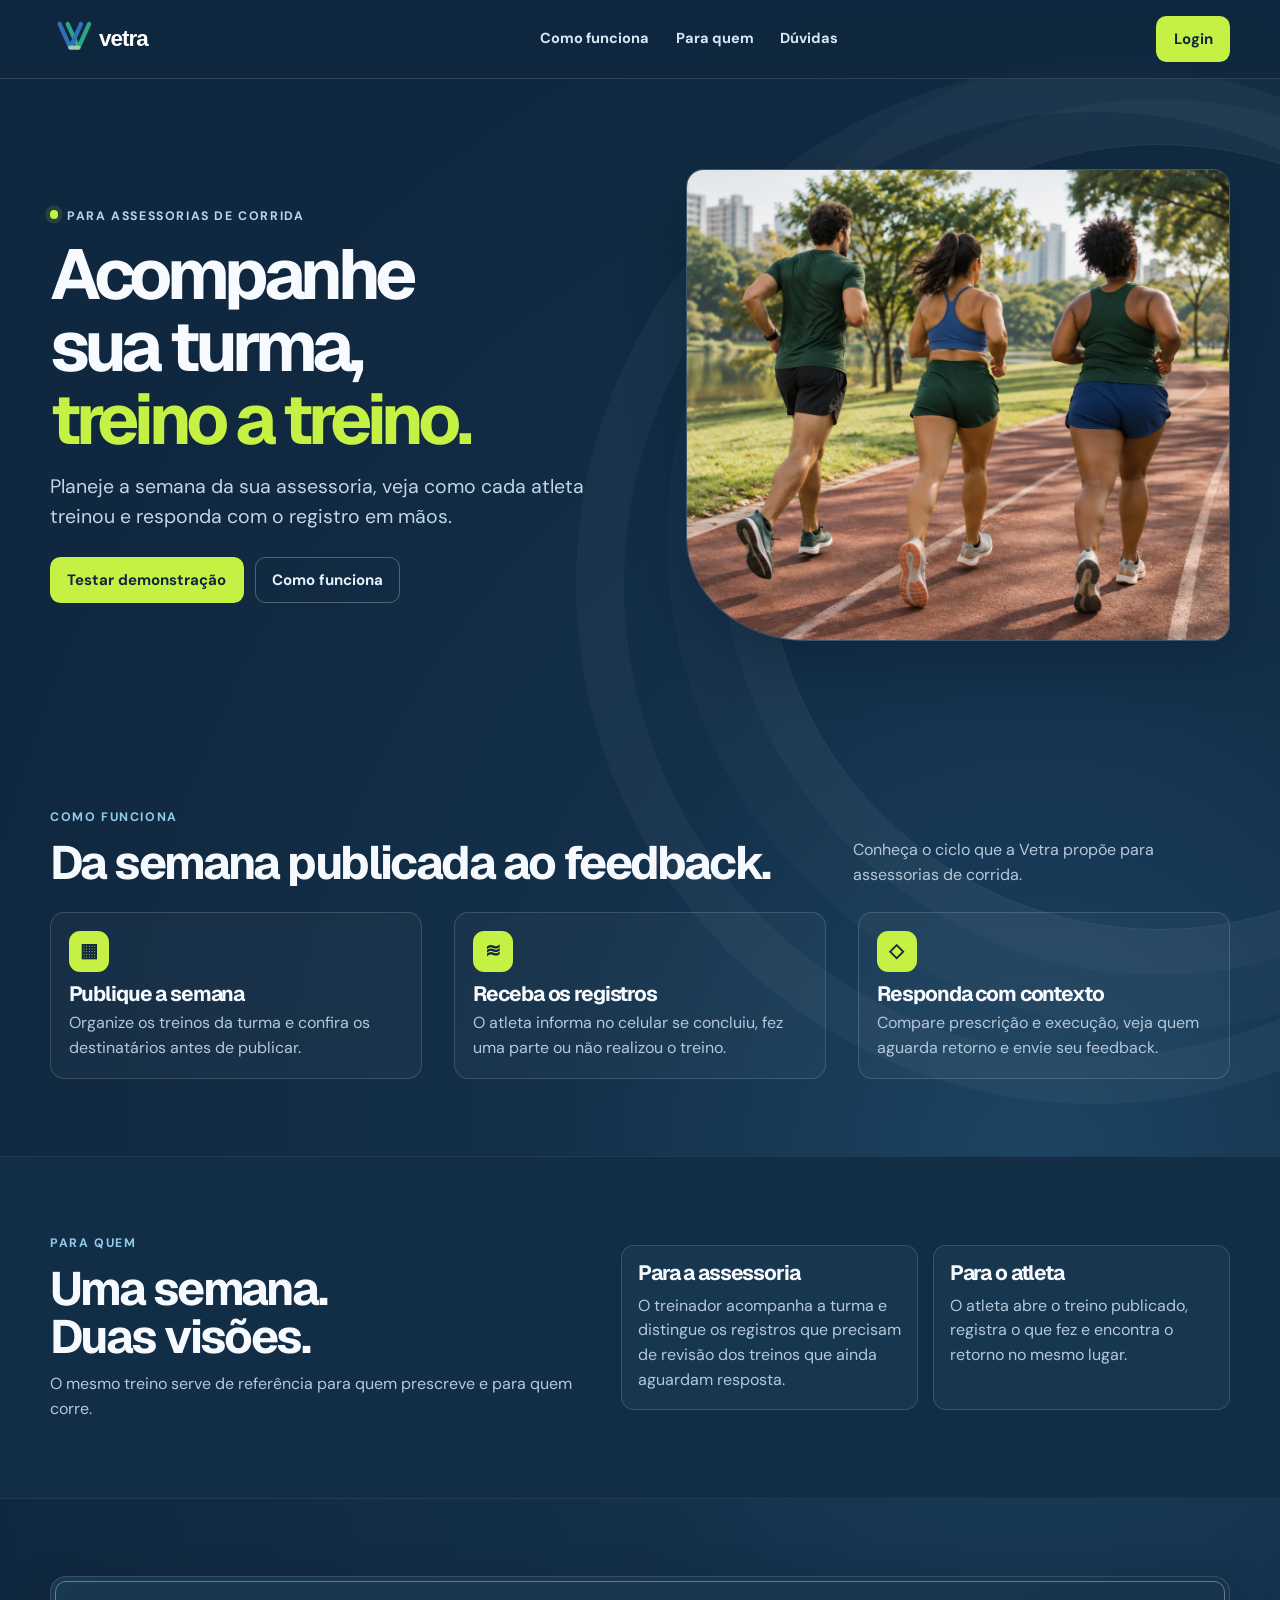
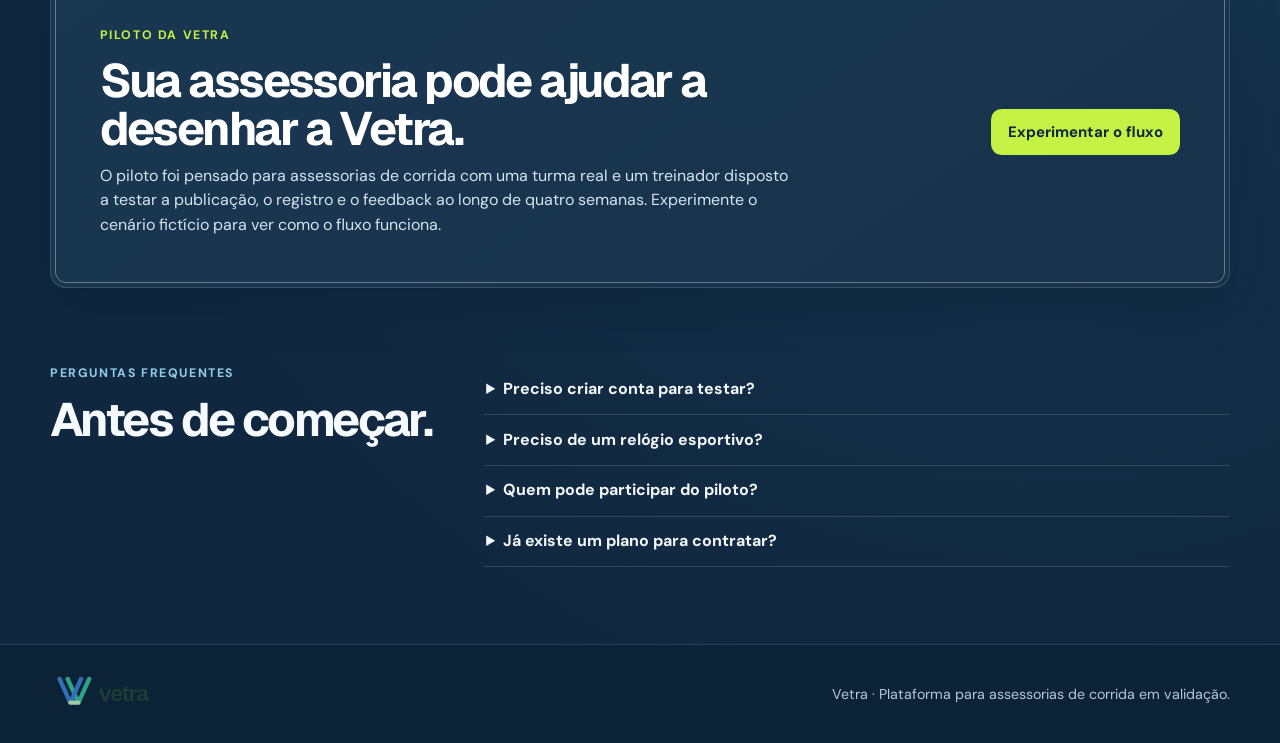
<file: index.html>
<!doctype html>
<html lang="pt-BR"><head><meta charset="utf-8"><meta name="viewport" content="width=device-width, initial-scale=1"><meta name="theme-color" content="#10283F">
<title>Vetra — Treino com direção</title><meta name="description" content="A Vetra conecta a semana que você planeja ao que cada atleta conta depois de correr. Veja quem precisa de retorno e responda com o treino em mãos."><link rel="icon" href="/marketing/assets/vetra-simbolo-salvia.svg">
<link rel="stylesheet" href="/marketing/assets/fonts.css"><link rel="stylesheet" href="/marketing/site.css"><link rel="stylesheet" href="/marketing/assets/identidade-vetra.css"><link rel="stylesheet" href="/marketing/redesign.css"><link rel="stylesheet" href="/marketing/assets/home-dark.css"><script defer src="/marketing/site.js"></script></head>
<body class="turma design-salvia home-dark"><a class="skip" href="#main">Ir para o conteúdo</a><header class="page-header"><div class="wrap topbar"><a class="home-logo" href="/" aria-label="Vetra · início"><img class="brand-logo" src="/marketing/assets/vetra-logo-salvia-escuro.svg" width="172" height="43" alt="Vetra"></a><nav aria-label="Seções"><a href="#como-funciona">Como funciona</a><a href="#para-quem">Para quem</a><a href="#duvidas">Dúvidas</a></nav><a href="/app.html#login" class="button primary header-login">Login</a></div></header>
<main id="main"><section class="wrap hero-salvia"><div class="hero-copy"><p class="eyebrow">Para assessorias de corrida</p><h1>Acompanhe sua turma, <em>treino a treino.</em></h1><p class="intro">Planeje a semana da sua assessoria, veja como cada atleta treinou e responda com o registro em mãos.</p><div class="actions"><button type="button" class="button primary" data-open-demo>Testar demonstração</button><a class="button secondary" href="#como-funciona">Como funciona</a></div></div><figure class="art-salvia"><img src="/marketing/assets/corredores-grupo.webp" width="1536" height="1024" fetchpriority="high" alt="Grupo de corredores vistos de costas durante um treino em pista ao ar livre"></figure></section><section id="como-funciona" class="section flow wrap">
  <div class="section-top"><div><p class="eyebrow">Como funciona</p><h2>Da semana publicada ao feedback.</h2></div><p>Conheça o ciclo que a Vetra propõe para assessorias de corrida.</p></div>
  <div class="flow-grid">
    <article><span class="flow-icon" aria-hidden="true">▦</span><h3>Publique a semana</h3><p>Organize os treinos da turma e confira os destinatários antes de publicar.</p></article>
    <article><span class="flow-icon" aria-hidden="true">≋</span><h3>Receba os registros</h3><p>O atleta informa no celular se concluiu, fez uma parte ou não realizou o treino.</p></article>
    <article><span class="flow-icon" aria-hidden="true">◇</span><h3>Responda com contexto</h3><p>Compare prescrição e execução, veja quem aguarda retorno e envie seu feedback.</p></article>
  </div></section><section class="roles-section" id="para-quem"><div class="wrap section roles"><div><p class="eyebrow">Para quem</p><h2>Uma semana.<br>Duas visões.</h2><p>O mesmo treino serve de referência para quem prescreve e para quem corre.</p></div><div class="roles-grid"><article><h3>Para a assessoria</h3><p>O treinador acompanha a turma e distingue os registros que precisam de revisão dos treinos que ainda aguardam resposta.</p></article><article><h3>Para o atleta</h3><p>O atleta abre o treino publicado, registra o que fez e encontra o retorno no mesmo lugar.</p></article></div></div></section><section class="section wrap" id="piloto"><div class="pilot"><div><p class="eyebrow">Piloto da Vetra</p><h2>Sua assessoria pode ajudar a desenhar a Vetra.</h2><p>O piloto foi pensado para assessorias de corrida com uma turma real e um treinador disposto a testar a publicação, o registro e o feedback ao longo de quatro semanas. Experimente o cenário fictício para ver como o fluxo funciona.</p></div><button type="button" class="button primary " data-open-demo>Experimentar o fluxo</button></div></section><section class="section faq wrap" id="duvidas"><div><p class="eyebrow">Perguntas frequentes</p><h2>Antes de começar.</h2></div><div class="faq-list">
<details><summary>Preciso criar conta para testar?</summary><p>A demonstração desta página abre no navegador, com dados fictícios e sem cadastro. Você pode recomeçar sempre que quiser.</p></details>
<details><summary>Preciso de um relógio esportivo?</summary><p>Na demonstração, o atleta registra a execução manualmente. Na plataforma, ele pode conectar sua conta Strava para sincronizar atividades.</p></details>
<details><summary>Quem pode participar do piloto?</summary><p>O público inicial são assessorias de corrida de rua. O teste com turmas reais depende de seleção e configuração com a assessoria.</p></details>
<details><summary>Já existe um plano para contratar?</summary><p>A Vetra está na fase de demonstração e validação. O preço e as condições de contratação serão definidos após os testes.</p></details>
</div></section></main>
<footer class="page-footer"><div class="wrap"><a class="home-logo" href="/" aria-label="Vetra · voltar ao início"><img class="brand-logo" src="/marketing/assets/vetra-logo-salvia.svg" width="172" height="43" alt="Vetra"></a><p>Vetra · Plataforma para assessorias de corrida em validação.</p></div></footer><dialog class="demo-dialog" id="demo" aria-labelledby="demo-title"><div class="demo-content"><button type="button" class="close" data-close-demo aria-label="Fechar demonstração">×</button><p class="eyebrow">Demonstração · Dados fictícios</p><h2 id="demo-title" tabindex="-1">Da publicação ao feedback</h2><div id="demo-stage"></div><p id="demo-announcement" class="visually-hidden" role="status"></p></div></dialog><script>if (location.hash.startsWith("#convite=") || ["dashboard","administration","athletes","workouts","calendar","feedback","reports","integrations","profile","settings","login","signup"].includes(location.hash.slice(1))) location.replace("/app.html" + location.search + location.hash);</script></body></html>
</file>
<file: marketing/assets/fonts.css>
@font-face {
  font-family: 'DM Sans';
  font-style: normal;
  font-weight: 400;
  font-display: swap;
  src: url(fonte-1.woff2) format('woff2');
  unicode-range: U+0100-02BA, U+02BD-02C5, U+02C7-02CC, U+02CE-02D7, U+02DD-02FF, U+0304, U+0308, U+0329, U+1D00-1DBF, U+1E00-1E9F, U+1EF2-1EFF, U+2020, U+20A0-20AB, U+20AD-20C4, U+2113, U+2C60-2C7F, U+A720-A7FF;
}
@font-face {
  font-family: 'DM Sans';
  font-style: normal;
  font-weight: 400;
  font-display: swap;
  src: url(fonte-2.woff2) format('woff2');
  unicode-range: U+0000-00FF, U+0131, U+0152-0153, U+02BB-02BC, U+02C6, U+02DA, U+02DC, U+0304, U+0308, U+0329, U+2000-206F, U+20AC, U+2122, U+2191, U+2193, U+2212, U+2215, U+FEFF, U+FFFD;
}
@font-face {
  font-family: 'DM Sans';
  font-style: normal;
  font-weight: 500;
  font-display: swap;
  src: url(fonte-1.woff2) format('woff2');
  unicode-range: U+0100-02BA, U+02BD-02C5, U+02C7-02CC, U+02CE-02D7, U+02DD-02FF, U+0304, U+0308, U+0329, U+1D00-1DBF, U+1E00-1E9F, U+1EF2-1EFF, U+2020, U+20A0-20AB, U+20AD-20C4, U+2113, U+2C60-2C7F, U+A720-A7FF;
}
@font-face {
  font-family: 'DM Sans';
  font-style: normal;
  font-weight: 500;
  font-display: swap;
  src: url(fonte-2.woff2) format('woff2');
  unicode-range: U+0000-00FF, U+0131, U+0152-0153, U+02BB-02BC, U+02C6, U+02DA, U+02DC, U+0304, U+0308, U+0329, U+2000-206F, U+20AC, U+2122, U+2191, U+2193, U+2212, U+2215, U+FEFF, U+FFFD;
}
@font-face {
  font-family: 'DM Sans';
  font-style: normal;
  font-weight: 600;
  font-display: swap;
  src: url(fonte-1.woff2) format('woff2');
  unicode-range: U+0100-02BA, U+02BD-02C5, U+02C7-02CC, U+02CE-02D7, U+02DD-02FF, U+0304, U+0308, U+0329, U+1D00-1DBF, U+1E00-1E9F, U+1EF2-1EFF, U+2020, U+20A0-20AB, U+20AD-20C4, U+2113, U+2C60-2C7F, U+A720-A7FF;
}
@font-face {
  font-family: 'DM Sans';
  font-style: normal;
  font-weight: 600;
  font-display: swap;
  src: url(fonte-2.woff2) format('woff2');
  unicode-range: U+0000-00FF, U+0131, U+0152-0153, U+02BB-02BC, U+02C6, U+02DA, U+02DC, U+0304, U+0308, U+0329, U+2000-206F, U+20AC, U+2122, U+2191, U+2193, U+2212, U+2215, U+FEFF, U+FFFD;
}
@font-face {
  font-family: 'DM Sans';
  font-style: normal;
  font-weight: 700;
  font-display: swap;
  src: url(fonte-1.woff2) format('woff2');
  unicode-range: U+0100-02BA, U+02BD-02C5, U+02C7-02CC, U+02CE-02D7, U+02DD-02FF, U+0304, U+0308, U+0329, U+1D00-1DBF, U+1E00-1E9F, U+1EF2-1EFF, U+2020, U+20A0-20AB, U+20AD-20C4, U+2113, U+2C60-2C7F, U+A720-A7FF;
}
@font-face {
  font-family: 'DM Sans';
  font-style: normal;
  font-weight: 700;
  font-display: swap;
  src: url(fonte-2.woff2) format('woff2');
  unicode-range: U+0000-00FF, U+0131, U+0152-0153, U+02BB-02BC, U+02C6, U+02DA, U+02DC, U+0304, U+0308, U+0329, U+2000-206F, U+20AC, U+2122, U+2191, U+2193, U+2212, U+2215, U+FEFF, U+FFFD;
}
@font-face {
  font-family: 'Fraunces';
  font-style: normal;
  font-weight: 500;
  font-display: swap;
  src: url(fonte-3.woff2) format('woff2');
  unicode-range: U+0100-02BA, U+02BD-02C5, U+02C7-02CC, U+02CE-02D7, U+02DD-02FF, U+0304, U+0308, U+0329, U+1D00-1DBF, U+1E00-1E9F, U+1EF2-1EFF, U+2020, U+20A0-20AB, U+20AD-20C4, U+2113, U+2C60-2C7F, U+A720-A7FF;
}
@font-face {
  font-family: 'Fraunces';
  font-style: normal;
  font-weight: 500;
  font-display: swap;
  src: url(fonte-4.woff2) format('woff2');
  unicode-range: U+0000-00FF, U+0131, U+0152-0153, U+02BB-02BC, U+02C6, U+02DA, U+02DC, U+0304, U+0308, U+0329, U+2000-206F, U+20AC, U+2122, U+2191, U+2193, U+2212, U+2215, U+FEFF, U+FFFD;
}
@font-face {
  font-family: 'Fraunces';
  font-style: normal;
  font-weight: 600;
  font-display: swap;
  src: url(fonte-3.woff2) format('woff2');
  unicode-range: U+0100-02BA, U+02BD-02C5, U+02C7-02CC, U+02CE-02D7, U+02DD-02FF, U+0304, U+0308, U+0329, U+1D00-1DBF, U+1E00-1E9F, U+1EF2-1EFF, U+2020, U+20A0-20AB, U+20AD-20C4, U+2113, U+2C60-2C7F, U+A720-A7FF;
}
@font-face {
  font-family: 'Fraunces';
  font-style: normal;
  font-weight: 600;
  font-display: swap;
  src: url(fonte-4.woff2) format('woff2');
  unicode-range: U+0000-00FF, U+0131, U+0152-0153, U+02BB-02BC, U+02C6, U+02DA, U+02DC, U+0304, U+0308, U+0329, U+2000-206F, U+20AC, U+2122, U+2191, U+2193, U+2212, U+2215, U+FEFF, U+FFFD;
}
@font-face {
  font-family: 'Geist';
  font-style: normal;
  font-weight: 400;
  font-display: swap;
  src: url(fonte-5.woff2) format('woff2');
  unicode-range: U+0100-02BA, U+02BD-02C5, U+02C7-02CC, U+02CE-02D7, U+02DD-02FF, U+0304, U+0308, U+0329, U+1D00-1DBF, U+1E00-1E9F, U+1EF2-1EFF, U+2020, U+20A0-20AB, U+20AD-20C4, U+2113, U+2C60-2C7F, U+A720-A7FF;
}
@font-face {
  font-family: 'Geist';
  font-style: normal;
  font-weight: 400;
  font-display: swap;
  src: url(fonte-6.woff2) format('woff2');
  unicode-range: U+0000-00FF, U+0131, U+0152-0153, U+02BB-02BC, U+02C6, U+02DA, U+02DC, U+0304, U+0308, U+0329, U+2000-206F, U+20AC, U+2122, U+2191, U+2193, U+2212, U+2215, U+FEFF, U+FFFD;
}
@font-face {
  font-family: 'Geist';
  font-style: normal;
  font-weight: 500;
  font-display: swap;
  src: url(fonte-5.woff2) format('woff2');
  unicode-range: U+0100-02BA, U+02BD-02C5, U+02C7-02CC, U+02CE-02D7, U+02DD-02FF, U+0304, U+0308, U+0329, U+1D00-1DBF, U+1E00-1E9F, U+1EF2-1EFF, U+2020, U+20A0-20AB, U+20AD-20C4, U+2113, U+2C60-2C7F, U+A720-A7FF;
}
@font-face {
  font-family: 'Geist';
  font-style: normal;
  font-weight: 500;
  font-display: swap;
  src: url(fonte-6.woff2) format('woff2');
  unicode-range: U+0000-00FF, U+0131, U+0152-0153, U+02BB-02BC, U+02C6, U+02DA, U+02DC, U+0304, U+0308, U+0329, U+2000-206F, U+20AC, U+2122, U+2191, U+2193, U+2212, U+2215, U+FEFF, U+FFFD;
}
@font-face {
  font-family: 'Geist';
  font-style: normal;
  font-weight: 600;
  font-display: swap;
  src: url(fonte-5.woff2) format('woff2');
  unicode-range: U+0100-02BA, U+02BD-02C5, U+02C7-02CC, U+02CE-02D7, U+02DD-02FF, U+0304, U+0308, U+0329, U+1D00-1DBF, U+1E00-1E9F, U+1EF2-1EFF, U+2020, U+20A0-20AB, U+20AD-20C4, U+2113, U+2C60-2C7F, U+A720-A7FF;
}
@font-face {
  font-family: 'Geist';
  font-style: normal;
  font-weight: 600;
  font-display: swap;
  src: url(fonte-6.woff2) format('woff2');
  unicode-range: U+0000-00FF, U+0131, U+0152-0153, U+02BB-02BC, U+02C6, U+02DA, U+02DC, U+0304, U+0308, U+0329, U+2000-206F, U+20AC, U+2122, U+2191, U+2193, U+2212, U+2215, U+FEFF, U+FFFD;
}
@font-face {
  font-family: 'Geist';
  font-style: normal;
  font-weight: 700;
  font-display: swap;
  src: url(fonte-5.woff2) format('woff2');
  unicode-range: U+0100-02BA, U+02BD-02C5, U+02C7-02CC, U+02CE-02D7, U+02DD-02FF, U+0304, U+0308, U+0329, U+1D00-1DBF, U+1E00-1E9F, U+1EF2-1EFF, U+2020, U+20A0-20AB, U+20AD-20C4, U+2113, U+2C60-2C7F, U+A720-A7FF;
}
@font-face {
  font-family: 'Geist';
  font-style: normal;
  font-weight: 700;
  font-display: swap;
  src: url(fonte-6.woff2) format('woff2');
  unicode-range: U+0000-00FF, U+0131, U+0152-0153, U+02BB-02BC, U+02C6, U+02DA, U+02DC, U+0304, U+0308, U+0329, U+2000-206F, U+20AC, U+2122, U+2191, U+2193, U+2212, U+2215, U+FEFF, U+FFFD;
}
@font-face {
  font-family: 'Geist';
  font-style: normal;
  font-weight: 800;
  font-display: swap;
  src: url(fonte-5.woff2) format('woff2');
  unicode-range: U+0100-02BA, U+02BD-02C5, U+02C7-02CC, U+02CE-02D7, U+02DD-02FF, U+0304, U+0308, U+0329, U+1D00-1DBF, U+1E00-1E9F, U+1EF2-1EFF, U+2020, U+20A0-20AB, U+20AD-20C4, U+2113, U+2C60-2C7F, U+A720-A7FF;
}
@font-face {
  font-family: 'Geist';
  font-style: normal;
  font-weight: 800;
  font-display: swap;
  src: url(fonte-6.woff2) format('woff2');
  unicode-range: U+0000-00FF, U+0131, U+0152-0153, U+02BB-02BC, U+02C6, U+02DA, U+02DC, U+0304, U+0308, U+0329, U+2000-206F, U+20AC, U+2122, U+2191, U+2193, U+2212, U+2215, U+FEFF, U+FFFD;
}
</file>
<file: marketing/site.css>
*{box-sizing:border-box}
:root{font-family:Geist,"Segoe UI",sans-serif;color:#16271d;font-size:100%;scroll-behavior:smooth}
body{margin:0;background:var(--page);color:var(--ink);font:400 1rem/1.55 var(--body,Geist,"Segoe UI",sans-serif)}
h1,h2,h3,p{margin:0}
h1,h2,h3{font-family:var(--display,Geist,"Segoe UI",sans-serif);line-height:1.04;letter-spacing:-.055em}
p + p{margin-top:.65rem}
a{color:inherit;text-underline-offset:.2em}
button,select,input,textarea{font:inherit}
button,summary{cursor:pointer}
img{display:block;max-width:100%}
:focus-visible{outline:3px solid var(--focus,#1e58ad);outline-offset:4px}
.visually-hidden,.skip:not(:focus){position:absolute;width:1px;height:1px;overflow:hidden;clip-path:inset(50%);white-space:nowrap}
.skip{position:absolute;left:1rem;top:.4rem;background:white;padding:.65rem;z-index:8}
.wrap{width:min(1180px,100% - 3.75rem);margin-inline:auto}
.produto{--page:#f8faf4;--ink:#16271d;--muted:#486050;--strong:#203a2c;--highlight:#d8f875;--button-text:#172b1c;--soft:#e7eedf;--line:#d3ddce;--focus:#195d46}
.turma{--page:#fcf6ef;--ink:#1c2b25;--muted:#4b5e53;--strong:#193a31;--highlight:#f2bb8f;--button-text:#28271e;--soft:#e9ede3;--line:#e3d8ca;--focus:#904317;--display:Fraunces,Georgia,serif;--body:"DM Sans","Segoe UI",sans-serif}
.rotina{--page:#f4f5ff;--ink:#161d3c;--muted:#4f5672;--strong:#253997;--highlight:#253997;--button-text:#fff;--soft:#dde4ff;--line:#d6daed;--focus:#334bd0;--body:"DM Sans","Segoe UI",sans-serif}
.studio{--page:#f5f7ef;--ink:#16271d;--muted:#495e51;--strong:#203a2c;--highlight:#d8f875;--button-text:#172b1c;--soft:#e7eedf;--line:#d3ddce}
.brand{display:inline-flex;align-items:center;gap:.5rem;font:800 2.04rem/.9 Geist,"Segoe UI",sans-serif;letter-spacing:-.09em}
.home-logo{text-decoration:none;display:flex;align-items:center;min-height:44px;width:fit-content}
.page-header,.studio-header{background:var(--page);border-bottom:1px solid var(--line)}
.page-header .topbar,.studio-header .wrap{min-height:78px;display:flex;gap:1.2rem;align-items:center;justify-content:space-between}
.topbar nav,.studio-header nav{display:flex;align-items:center;gap:1.65rem}
.topbar nav a,.studio-header nav a{text-decoration:none;font-size:.91rem;font-weight:650;min-height:44px;display:flex;align-items:center}
.topbar nav a:hover,.studio-header nav a:hover{text-decoration:underline}
.button{min-height:46px;border:1px solid transparent;border-radius:.56rem;padding:.67rem 1.02rem;text-align:center;line-height:1.23;font-weight:750;font-size:.94rem;display:inline-flex;align-items:center;justify-content:center;text-decoration:none;width:fit-content}
.primary{background:var(--highlight);color:var(--button-text)}
.primary:hover{filter:brightness(.94)}
.secondary{color:var(--ink);border-color:var(--line);background:transparent}
.secondary:hover{background:var(--soft)}
.produto .header-demo{background:var(--strong);color:#fff}
.turma .button{border-radius:2rem}
.rotina .button{border-radius:.78rem}
.eyebrow{font-size:.77rem;font-weight:800;text-transform:uppercase;letter-spacing:.13em;margin-bottom:.75rem}
.intro{font-size:clamp(1.04rem,2.1vw,1.22rem);color:var(--muted);line-height:1.55;max-width:36rem}
.actions{display:flex;flex-wrap:wrap;gap:.68rem;margin-top:1.55rem}
.hero h1,.field-hero h1,.routine-hero h1{font-size:clamp(2.85rem,5.4vw,5.35rem);line-height:.99;letter-spacing:-.073em;margin-bottom:1.24rem}
.hero h1 em,.routine-hero h1 em{font-style:normal;color:var(--strong)}
.product-hero{display:grid;grid-template-columns:1.07fr .93fr;gap:2.55rem;align-items:center;padding-block:clamp(3.3rem,6.5vw,7rem)}
.product-hero .eyebrow{color:#365842}
.product-back{position:relative;border-radius:1.3rem;background:radial-gradient(ellipse at 0 100%,#578167,transparent 63%),#203a2c;padding:clamp(1rem,3.2vw,2.75rem);overflow:hidden}
.product-back::before{content:"";position:absolute;inset:-20% -22% -10% 30%;border-radius:50%;border:1px solid #aeca9b44;box-shadow:0 0 0 1rem #b7d69313,0 0 0 2rem #c2e1ad20,0 0 0 3rem #aaea9230,0 0 0 4rem #b7d69313;transform:rotate(-34deg);pointer-events:none}
.product-visual{position:relative;background:#fff;color:#172b1c;border-radius:.96rem;padding:1.12rem;box-shadow:0 9px 38px #102b2499}
.panel-top,.panel-row,.panel-week{display:flex;align-items:center;gap:.55rem}
.panel-top{border-bottom:1px solid #e4ebe1;padding-bottom:.8rem}
.panel-top strong,.panel-week strong,.panel-row strong,.agenda-grid strong{display:block;font-weight:750;font-size:.96rem}
.panel-top small,.panel-week small,.panel-row small,.agenda-grid small{display:block;color:#475e4e;font-size:.8rem}
.panel-icon,.panel-person,.sample-avatar{display:grid;place-items:center;flex:none;width:2.4rem;height:2.4rem;border-radius:.63rem;background:#e7f0df;color:#294432;font-weight:800}
.panel-person{border-radius:50%;margin-left:auto;font-size:.74rem}
.panel-week{background:#e9f3d4;border-radius:.64rem;padding:.7rem;margin-top:.78rem}
.panel-caption{font-size:.81rem;font-weight:800;margin:.72rem 0 .23rem}
.panel-row{border:1px solid #dce5d9;padding:.44rem;border-radius:.56rem}
.sample-avatar{background:#f1e3f6;color:#472c52;border-radius:50%;font-size:.72rem;width:1.85rem;height:1.85rem}
.sample-avatar.blue{background:#dfeef6;color:#294759}
.pill{font:750 .72rem/1.25 Geist,"Segoe UI",sans-serif;background:#e4efdf;color:#234830;border-radius:.3rem;padding:.24rem .39rem;display:inline-block;width:fit-content}
.panel-week .pill,.panel-row .pill,.schedule-top .pill{margin-left:auto}
.pill.review{background:#e7edfb;color:#303c7c}
.pill.pending{background:#fae9d5;color:#773e17}
.sample-note{text-align:right;font-size:.72rem;color:#4f6255;margin-top:.55rem}
.field-hero{position:relative;isolation:isolate;min-height:590px;display:grid;align-items:center;color:#fff;background:#193a31;overflow:hidden}
.field-hero>img,.field-shade{position:absolute;inset:0;width:100%;height:100%;object-fit:cover;z-index:-2}
.field-hero>img{object-position:center 48%}
.field-shade{z-index:-1;background:linear-gradient(90deg,#101d19f5 0%,#10231bee 18%,#13261bc2 41%,#13261b29 77%),linear-gradient(0deg,#182d226f,transparent 75%)}
.field-inner{padding-block:4rem}
.field-hero .hero-copy{max-width:46rem}
.field-hero .eyebrow{color:#ffd7b8}
.field-hero h1{font-size:clamp(3.1rem,6.4vw,6.1rem);letter-spacing:-.056em;color:#fcf6ef}
.field-hero h1 em{font-weight:500;color:#f2bb8f}
.field-hero .intro{color:#fff5eb;max-width:32rem}
.field-hero .secondary{border-color:#f5f3e5ba;color:#fff;background:#142e2b75}
.field-hero .secondary:hover{background:#192f29}
.field-hero button:focus-visible,.field-hero a:focus-visible{outline-color:#fff}
.routine-hero{background:radial-gradient(ellipse at 50% 90%,#dae1ff,#f4f5ff 65%);text-align:center;padding:3rem 0 2.7rem}
.routine-hero .eyebrow{color:#334594}
.routine-hero .intro{margin-inline:auto}
.routine-hero .actions{justify-content:center}
.routine-hero h1{font-size:clamp(2.8rem,5.8vw,5.4rem)}
.schedule{max-width:870px;margin:2.4rem auto 0;text-align:left;background:#fff;border:1px solid #d3d9f1;border-radius:1.15rem;padding:1.15rem;box-shadow:0 .7rem 2rem #293b9920}
.schedule-top{display:flex;justify-content:space-between;align-items:center;gap:.5rem}
.schedule-top h2{font-size:1.41rem;margin-top:.24rem}
.schedule-top .eyebrow{font-size:.65rem}
.week-days{display:grid;grid-template-columns:repeat(7,1fr);gap:.35rem;margin:.78rem 0}
.week-days span{background:#f1f3fb;border-radius:.42rem;text-align:center;padding:.35rem 0;font-size:.83rem;font-weight:650}
.week-days .focus-day{background:#253997;color:#fff}
.agenda-grid{display:grid;grid-template-columns:repeat(3,1fr);gap:.52rem}
.agenda-grid div{display:grid;align-content:start;gap:.28rem;background:#f8f8ff;border:1px solid #dce0f5;border-radius:.6rem;padding:.58rem .7rem}
.agenda-grid small{color:#4f5672}
.section{padding-block:clamp(2.95rem,6vw,5.45rem)}
.section-top{display:grid;grid-template-columns:1.45fr .7fr;gap:1.4rem;align-items:end;margin-bottom:1.55rem}
.section-top p:last-child:not(.eyebrow),.roles p:not(.eyebrow),.pilot p:not(.eyebrow),.flow-grid p,.faq-list p,.guidelines p{color:var(--muted)}
.section h2{font-size:clamp(2rem,3.65vw,3.48rem)}
.flow-grid{display:grid;grid-template-columns:repeat(3,minmax(0,1fr));gap:1rem}
.flow-grid article{border:1px solid var(--line);border-radius:.82rem;padding:1.14rem;background:#ffffff91}
.flow-grid h3,.roles-grid h3,.guidelines h3{font-size:1.3rem;margin-bottom:.4rem}
.flow-icon{display:grid;place-items:center;width:2.55rem;height:2.55rem;border-radius:.7rem;background:var(--soft);color:var(--strong);font-weight:750;font-size:1.19rem;margin-bottom:.7rem}
.turma .flow-grid article{border-width:1px 0 0;border-radius:0;background:none;padding-inline:0}
.turma .flow-grid{gap:2rem}
.turma .flow .eyebrow,.turma .roles .eyebrow{color:#744222}
.roles-section{background:var(--soft)}
.roles{display:grid;grid-template-columns:.88fr 1fr;align-items:center;gap:2.2rem}
.roles p:not(.eyebrow),.pilot p:not(.eyebrow){margin-top:.62rem}
.roles-grid{display:grid;grid-template-columns:1fr 1fr;gap:.9rem}
.roles-grid article{padding:1rem;border:1px solid var(--line);border-radius:.8rem;background:var(--page)}
.pilot{border-radius:1rem;background:var(--strong);color:white;padding:clamp(1.3rem,3.8vw,3.25rem);display:flex;justify-content:space-between;align-items:center;gap:1.35rem}
.pilot h2{max-width:44rem}
.pilot p:not(.eyebrow){color:#fff;opacity:.92;max-width:43rem}
.pilot .button{flex:none}
.pilot .button:focus-visible{outline-color:#fff}
.rotina .pilot .button{background:#dde4ff;color:#161d3c}
.faq{display:grid;grid-template-columns:.7fr 1.3fr;gap:2rem;padding-top:0}
.faq-list details{border-bottom:1px solid var(--line)}
.faq-list summary{font-weight:720;padding:.78rem .15rem;min-height:44px}
.faq-list p{padding:0 .15rem .95rem}
.page-footer{border-top:1px solid var(--line);background:var(--soft)}
.page-footer .wrap{min-height:98px;display:flex;align-items:center;justify-content:space-between;gap:.9rem;padding-block:.8rem}
.page-footer p,.page-footer .wrap>a:last-child{font-size:.89rem;color:var(--muted)}
.studio-header{background:#e7efe2}
.studio-main{padding:3rem 0}
.studio-main>h1{font-size:clamp(2.85rem,7.6vw,6.8rem);line-height:.97;letter-spacing:-.081em;margin-bottom:1rem}
.studio-main>.intro{max-width:46rem;margin-bottom:1.9rem}
.comparison-grid{display:grid;grid-template-columns:repeat(3,minmax(0,1fr));gap:.85rem}
.comparison-card,.brand-card{background:#fff;border:1px solid var(--line);border-radius:1rem;overflow:hidden;display:flex;flex-direction:column}
.preview-link{display:block;background:var(--soft);border-bottom:1px solid var(--line)}
.preview-link img{width:100%;height:auto;aspect-ratio:960/620;object-fit:cover}
.comparison-info{padding:1rem;display:flex;flex-direction:column;align-items:flex-start;flex:1}
.comparison-info h2{font-size:1.48rem;margin-bottom:.38rem}
.comparison-info p:not(.eyebrow){color:var(--muted);font-size:.99rem;margin-bottom:1rem}
.comparison-info .eyebrow{margin-bottom:.4rem}
.comparison-info .button{margin-top:auto}
.studio-extra{display:flex;justify-content:space-between;align-items:center;gap:1rem;border-top:1px solid var(--line);padding-top:1rem;margin-top:1.4rem;color:var(--muted)}
.brand-display{background:var(--soft);color:var(--ink);min-height:142px;display:grid;place-items:center}
.brand-display .brand{font-size:3.2rem}
.brand-display .brand img{width:58px;height:58px}
.swatches{width:100%;padding:0;list-style:none;margin:0 0 .65rem;display:grid;gap:.35rem}
.swatches li{display:flex;align-items:center;gap:.5rem;font-size:.9rem}
.swatches li>span:first-child{width:1.45rem;height:1.45rem;border:1px solid #a9b3a8;border-radius:.3rem}
.swatches code{margin-left:.45rem;font-size:.78rem}
.guidelines{display:grid;grid-template-columns:repeat(3,1fr);gap:1rem;margin-top:1rem}
.guidelines article{border:1px solid var(--line);border-radius:.85rem;padding:1.05rem;background:#fff}
.identity .standards{padding-bottom:0}
.demo-dialog{width:min(565px,100% - 1.35rem);max-height:90dvh;padding:0;border:1px solid var(--line);border-radius:1.15rem;color:var(--ink);background:var(--page)}
.demo-dialog::backdrop{background:#121d25b0}
.demo-content{padding:clamp(1rem,4vw,1.6rem);position:relative}
.demo-content>.eyebrow{padding-right:2.75rem}
.demo-content h2{font-size:clamp(1.7rem,5.4vw,2.45rem);margin-bottom:.9rem}
.close{position:absolute;top:.6rem;right:.6rem;min-width:44px;min-height:44px;border:1px solid var(--line);background:var(--page);color:var(--ink);border-radius:.7rem;font-size:1.5rem;line-height:1}
.demo-card{padding:.9rem;border-radius:.75rem;background:#fff;border:1px solid var(--line);margin:.7rem 0}
.demo-card h3{font-size:1.19rem;margin-bottom:.35rem}
.demo-card p{color:var(--muted)}
.demo-form{display:grid;gap:.42rem}
.demo-form label{font-weight:700}
.demo-form :is(select,textarea){width:100%;min-height:44px;display:block;margin:0 0 .25rem;border:1px solid #758075;border-radius:.4rem;padding:.5rem;background:white;color:var(--ink)}
.demo-form textarea{resize:vertical}
.demo-footer{display:flex;gap:.55rem;flex-wrap:wrap;margin-top:.75rem}
@media(max-width:900px){.topbar nav{gap:.8rem}.hero h1{font-size:clamp(2.62rem,5.8vw,4.4rem)}.product-hero{gap:1.15rem}.wrap{width:min(1180px,100% - 2.4rem)}}
@media(max-width:690px){
.wrap{width:calc(100% - 1.6rem)}
.page-header .topbar{min-height:64px;flex-wrap:wrap;gap:.25rem .6rem;padding-top:.4rem}
.topbar nav{order:3;width:100%;gap:.9rem;justify-content:space-between;overflow-x:auto;white-space:nowrap}
.topbar nav a{font-size:.82rem}
.product-hero,.section-top,.roles,.faq{grid-template-columns:1fr}
.product-hero{padding:2.4rem 0;gap:1.45rem}
.hero h1,.field-hero h1,.routine-hero h1{font-size:clamp(2.65rem,9.3vw,4.35rem)}
.field-hero{min-height:560px;align-items:end}
.field-inner{padding-block:6.8rem 2.35rem}
.field-shade{background:linear-gradient(0deg,#10231bee 2%,#10231bea 39%,#10231b30 88%)}
.field-hero>img{object-position:57% center}
.flow-grid,.comparison-grid,.guidelines{grid-template-columns:1fr}
.pilot,.page-footer .wrap,.studio-extra{align-items:flex-start;flex-direction:column}
.roles-grid{gap:.48rem}
.schedule{padding:.65rem}
.schedule-top h2{font-size:1.25rem}
.agenda-grid{grid-template-columns:1fr}
.agenda-grid div{grid-template-columns:1fr auto;gap:.15rem .45rem}
.agenda-grid .pill{grid-column:2;grid-row:1 / span 2;align-self:center}
.agenda-grid strong,.agenda-grid small{grid-column:1}
.studio-header nav{gap:.6rem}
.studio-header nav a{font-size:.83rem}
}
@media(max-width:360px){.wrap{width:calc(100% - 1.2rem)}.topbar nav{gap:.45rem}.topbar nav a{font-size:.77rem}.panel-row strong{font-size:.83rem}.panel-row small{font-size:.73rem}.panel-row .pill{font-size:.65rem}}
@media(prefers-reduced-motion:reduce){:root{scroll-behavior:auto}}
.studio-download{margin:0 0 1.25rem}
</file>
<file: marketing/assets/identidade-vetra.css>
/* Tokens das três direções visuais Vetra. */
:root {
  --salvia-page: #F1F6EF;
  --salvia-surface: #FFFFFF;
  --salvia-soft: #DAE8D9;
  --salvia-brand: #28594B;
  --salvia-ink: #203C33;
  --salvia-muted: #465F54;
  --salvia-line: #CBD9CC;
  --salvia-accent: #2F70B7;
  --salvia-accent-soft: #E0EBF7;

  --atlantico-page: #F1F6FB;
  --atlantico-surface: #FFFFFF;
  --atlantico-soft: #DCE9F3;
  --atlantico-brand: #265D92;
  --atlantico-ink: #1F354C;
  --atlantico-muted: #4D6073;
  --atlantico-line: #CBD9E6;
  --atlantico-accent: #278663;
  --atlantico-accent-soft: #DFF1E8;

  --movimento-page: #F1F8F4;
  --movimento-surface: #FFFFFF;
  --movimento-soft: #DDEEE4;
  --movimento-brand: #16734E;
  --movimento-ink: #153B2F;
  --movimento-muted: #476357;
  --movimento-line: #C9DED3;
  --movimento-accent: #3176C5;
  --movimento-accent-soft: #DBE9F6;
}

body.design-salvia {
  --page: var(--salvia-page);
  --ink: var(--salvia-ink);
  --muted: var(--salvia-muted);
  --strong: var(--salvia-brand);
  --accent: var(--salvia-accent);
  --highlight: var(--salvia-brand);
  --button-text: #FFFFFF;
  --soft: var(--salvia-soft);
  --line: var(--salvia-line);
  --focus: #226853;
  --display: Geist, "Segoe UI", sans-serif;
  --body: "DM Sans", "Segoe UI", sans-serif;
}

body.design-atlantico {
  --page: var(--atlantico-page);
  --ink: var(--atlantico-ink);
  --muted: var(--atlantico-muted);
  --strong: var(--atlantico-brand);
  --accent: var(--atlantico-accent);
  --highlight: var(--atlantico-brand);
  --button-text: #FFFFFF;
  --soft: var(--atlantico-soft);
  --line: var(--atlantico-line);
  --focus: #1F5D8E;
  --display: Fraunces, Georgia, serif;
  --body: "DM Sans", "Segoe UI", sans-serif;
}

body.design-movimento {
  --page: var(--movimento-page);
  --ink: var(--movimento-ink);
  --muted: var(--movimento-muted);
  --strong: var(--movimento-ink);
  --accent: var(--movimento-accent);
  --highlight: var(--movimento-brand);
  --button-text: #FFFFFF;
  --soft: var(--movimento-soft);
  --line: var(--movimento-line);
  --focus: #206B4A;
  --display: Geist, "Segoe UI", sans-serif;
  --body: "DM Sans", "Segoe UI", sans-serif;
}

.studio {
  --page: #F7F9F6;
  --ink: #203C33;
  --muted: #465F54;
  --strong: #28594B;
  --highlight: #28594B;
  --button-text: #FFFFFF;
  --soft: #E8EFE7;
  --line: #D7E0D6;
  --focus: #226853;
}

.brand-display { padding: 1rem; }
.brand-display--salvia { background: var(--salvia-soft); color: var(--salvia-ink); }
.brand-display--atlantico { background: var(--atlantico-soft); color: var(--atlantico-ink); }
.brand-display--movimento { background: var(--movimento-soft); color: var(--movimento-ink); }
.brand-logo { display: block; width: min(172px, 46vw); height: auto; }
.identity-logo { display: block; width: min(17rem, 78%); height: auto; }
.identity-visual { width: 100%; aspect-ratio: 16 / 8; object-fit: cover; border-radius: .65rem; margin: .75rem 0 1rem; }
.identity-option h2 { margin-bottom: .35rem; }
.identity-option.design-salvia { --page: var(--salvia-page); --ink: var(--salvia-ink); --muted: var(--salvia-muted); --strong: var(--salvia-brand); --accent: var(--salvia-accent); --highlight: var(--salvia-brand); --button-text: #FFFFFF; --soft: var(--salvia-soft); --line: var(--salvia-line); --display: Geist, sans-serif; }
.identity-option.design-atlantico { --page: var(--atlantico-page); --ink: var(--atlantico-ink); --muted: var(--atlantico-muted); --strong: var(--atlantico-brand); --accent: var(--atlantico-accent); --highlight: var(--atlantico-brand); --button-text: #FFFFFF; --soft: var(--atlantico-soft); --line: var(--atlantico-line); --display: Fraunces, Georgia, serif; }
.identity-option.design-movimento { --page: var(--movimento-page); --ink: var(--movimento-ink); --muted: var(--movimento-muted); --strong: var(--movimento-ink); --accent: var(--movimento-accent); --highlight: var(--movimento-brand); --button-text: #FFFFFF; --soft: var(--movimento-soft); --line: var(--movimento-line); --display: Geist, sans-serif; }
.identity-option p { color: var(--muted); }
.identity-option h3 { font: 700 1rem/1.35 "DM Sans", sans-serif; margin: 1rem 0 .45rem; letter-spacing: 0; }
.identity-option.design-atlantico .identity-sample strong { font-family: Fraunces, Georgia, serif; }
.identity-swatches { display: grid; grid-template-columns: repeat(2, minmax(0, 1fr)); gap: .5rem; list-style: none; padding: 0; margin: .45rem 0 0; }
.identity-swatches li { display: grid; grid-template-columns: 2.1rem minmax(0, 1fr); align-items: center; gap: .45rem; font-size: .88rem; }
.identity-swatches li > span:first-child { width: 2.1rem; height: 2.1rem; border: 1px solid #64748b55; border-radius: .4rem; }
.identity-swatches code { display: block; font-size: .78rem; color: var(--muted); }
.identity-sample { display: grid; gap: .45rem; margin-top: .9rem; padding: .85rem; border: 1px solid var(--line); border-radius: .7rem; background: var(--page); }
.identity-sample p { margin: 0; font-size: .88rem; }
.identity-sample strong { font-family: var(--display); font-size: 1.25rem; color: var(--ink); }
.identity-sample .button { min-height: 46px; margin-top: .25rem; }
.identity-notes { display: grid; grid-template-columns: repeat(3, minmax(0, 1fr)); gap: 1rem; margin-top: 1rem; }
.identity-notes article { background: #FFFFFF; border: 1px solid var(--line); border-radius: .85rem; padding: 1.05rem; }
.identity-notes h3 { font-size: 1.15rem; margin-bottom: .4rem; }
.identity-notes p { color: var(--muted); }
.identity-badge { display: inline-flex; border-radius: 999px; padding: .25rem .55rem; font-size: .8rem; font-weight: 750; background: var(--soft); color: var(--ink); margin: .3rem 0 .6rem; }
.identity-option.design-salvia .button.primary, .comparison-card.design-salvia .button.primary { background: var(--salvia-brand); color: #FFFFFF; }
.identity-option.design-atlantico .button.primary, .comparison-card.design-atlantico .button.primary { background: var(--atlantico-brand); color: #FFFFFF; }
.identity-option.design-movimento .button.primary, .comparison-card.design-movimento .button.primary { background: var(--movimento-brand); color: #FFFFFF; }
.identity-comparison { width: 100%; border-collapse: collapse; margin-top: 1rem; background: #FFFFFF; border: 1px solid var(--line); border-radius: .75rem; overflow: hidden; }
.identity-comparison th, .identity-comparison td { text-align: left; vertical-align: top; padding: .75rem; border-bottom: 1px solid var(--line); }
.identity-comparison th { font-size: .86rem; color: var(--strong); }
.identity-comparison td { font-size: .92rem; }
.identity-comparison tr:last-child td { border-bottom: 0; }
.identity-disclaimer { margin-top: 1rem; color: var(--muted); font-size: .9rem; }

@media (max-width: 690px) {
  .identity-notes { grid-template-columns: 1fr; }
  .identity-comparison { display: block; overflow-x: auto; }
  .identity-comparison th, .identity-comparison td { min-width: 8.5rem; }
}
</file>
<file: marketing/redesign.css>
body:is(.design-salvia,.design-movimento) .button{border-radius:.65rem}
.hero-salvia,.hero-movimento{display:grid;align-items:center;gap:clamp(1.2rem,4.4vw,4.25rem);padding-block:clamp(2.85rem,6.7vw,6.4rem)}
.hero-salvia{grid-template-columns:1fr 1.02fr}
.hero-movimento{grid-template-columns:.86fr 1.1fr}
:is(.hero-salvia,.hero-atlantico,.hero-movimento) h1{font-size:clamp(2.75rem,5.45vw,5.65rem);line-height:.99;letter-spacing:-.071em;margin-bottom:1.05rem}
:is(.hero-salvia,.hero-atlantico,.hero-movimento) .eyebrow{color:var(--strong)}
.hero-salvia h1,.hero-movimento h1{text-wrap:balance}
.hero-salvia h1 em,.hero-movimento h1 em{font-style:normal;color:var(--highlight)}
.hero-atlantico .hero-copy{max-width:none;display:contents}
.hero-atlantico h1{grid-area:title;line-height:.97;letter-spacing:-.052em}
.hero-atlantico h1 em{font-weight:500;color:var(--strong)}
.hero-atlantico .eyebrow{grid-area:label;margin:0}
.hero-atlantico .intro{grid-area:intro;align-self:end}
.hero-atlantico .actions{grid-area:actions;margin-top:0}
.art-salvia,.art-atlantico,.art-movimento{margin:0;background:var(--soft);overflow:hidden}
.art-salvia{border-radius:35% 1.05rem 1.05rem 1.05rem;aspect-ratio:1.15}
.art-movimento{border-radius:1rem;aspect-ratio:1.14}
:is(.art-salvia,.art-atlantico,.art-movimento) img{width:100%;height:100%;object-fit:cover;object-position:center}
.hero-atlantico{background:linear-gradient(180deg,var(--page),var(--soft));padding-block:clamp(2.1rem,4.4vw,4.25rem) 0}
.editorial-head{display:grid;grid-template-columns:1.32fr 1fr;gap:.32rem 2rem;grid-template-areas:"label label" "title intro" "title actions";align-items:start;margin-bottom:1.15rem}
.art-atlantico{width:min(1180px,100% - 3.75rem);margin-inline:auto;border-radius:1.1rem;aspect-ratio:2.9}
.art-atlantico img{object-position:center 20%}
.hero-steps{margin:1rem 0 0;padding:0;list-style:none;display:grid;gap:.4rem;max-width:29rem}
.hero-steps li{display:flex;gap:.65rem;align-items:center;font-weight:700;background:var(--soft);border:1px solid var(--line);color:var(--ink);border-radius:.48rem;padding:.33rem .52rem}
.hero-steps li span{display:grid;place-items:center;min-width:1.65rem;height:1.65rem;background:#fff;color:var(--strong);border-radius:50%;font-size:.83rem}
.design-movimento .flow-grid article{border:1px solid var(--line);border-radius:.82rem;padding:1.14rem;background:#ffffffa0}
.design-salvia .flow-grid article{border:1px solid var(--line);border-radius:.82rem;padding:1.14rem;background:#ffffffa0}
.design-movimento .flow .eyebrow,.design-movimento .roles .eyebrow,.design-salvia .flow .eyebrow,.design-salvia .roles .eyebrow{color:var(--strong)}
.design-salvia .pilot .primary,.design-movimento .pilot .primary,.design-atlantico .pilot .primary{background:var(--soft);color:var(--ink)}
.design-salvia .pilot,.design-movimento .pilot,.design-atlantico .pilot{outline:1px solid #ffffff57;outline-offset:-6px}
.redesign-studio .studio-main>h1{font-size:clamp(3rem,7.6vw,6.25rem)}
.design-swatches{display:grid;grid-template-columns:repeat(4,minmax(0,1fr));gap:.28rem;list-style:none;padding:0;margin:.2rem 0 .7rem;width:100%}
.design-swatches li{display:flex;flex-direction:column;gap:.15rem;align-items:center;min-width:0}
.design-swatches li>span{display:block;width:100%;height:1.8rem;border-radius:.36rem;border:1px solid #28372c25}
.design-swatches code{font-size:.68rem;color:var(--muted)}
.font-note{font-size:.84rem!important}
.design-recommendation{margin-top:1.1rem;background:#e8efe7;border-radius:.8rem;padding:1rem 1.18rem}
.design-recommendation h2{font-size:1.35rem;margin-bottom:.3rem}
.brand-display{padding:1rem}
.comparison-info .design-swatches code{font-size:.78rem}
.font-note{color:var(--muted);font-weight:700}
.identity .studio-main>h1{font-size:clamp(2.8rem,7vw,5.7rem)}
@media(max-width:900px){.art-atlantico{width:calc(100% - 2.4rem)}.editorial-head{gap:.35rem 1.3rem}}
@media(max-width:690px){
 .hero-salvia,.hero-movimento{grid-template-columns:1fr;padding-block:2.15rem 1.35rem;gap:1.1rem}
 :is(.hero-salvia,.hero-atlantico,.hero-movimento) h1{font-size:clamp(2.55rem,9.7vw,4rem)}
 .hero-movimento .art-movimento{grid-row:2}
 .art-salvia{aspect-ratio:1.44;border-top-left-radius:25%}
 .art-movimento{aspect-ratio:1.5}
 .art-atlantico{width:calc(100% - 1.6rem);aspect-ratio:1.48}
 .art-atlantico img{object-position:center}
 .editorial-head{grid-template-columns:1fr;grid-template-areas:"label" "title" "intro" "actions";gap:.65rem}
 .editorial-head h1{margin-bottom:0}
 .hero-atlantico .actions{margin-top:.3rem}
 .hero-steps{gap:.32rem}
}
@media(max-width:360px){.art-atlantico{width:calc(100% - 1.2rem)}}
</file>
<file: marketing/assets/home-dark.css>
body.home-dark.design-salvia{--page:#10283F;--ink:#F6FAFF;--muted:#B5C8DA;--strong:#68B8E8;--highlight:#C5F044;--button-text:#10283F;--soft:#1B3851;--line:#FFFFFF25;--focus:#C5F044;--display:Geist,"Segoe UI",sans-serif;--body:"DM Sans","Segoe UI",sans-serif;position:relative;isolation:isolate;overflow-x:hidden;background:radial-gradient(ellipse at 81% 50%,#1C4462 0%,#132F49 35%,#10283F 73%);color:var(--ink)}
body.home-dark:before,body.home-dark:after{content:"";position:absolute;z-index:-1;pointer-events:none;aspect-ratio:1;border-radius:50%;right:-21rem;top:4rem;width:min(59rem,78vw);border:3rem solid #FFFFFF09}
body.home-dark:after{right:-17rem;top:9rem;width:min(49rem,66vw);border:1px solid #FFFFFF16;box-shadow:0 0 0 2.8rem #FFFFFF07,0 0 0 6.2rem #FFFFFF05}
.home-dark .page-header{background:#10283FCE;border-color:#FFFFFF20;backdrop-filter:blur(12px)}
.home-dark .page-header .topbar{justify-content:space-between;gap:1rem}
.home-dark .topbar nav{margin-left:0}
.home-dark .header-login{flex:none}
.home-dark .topbar nav a{color:#D8E7F5}
.home-dark .topbar nav a:hover{color:#FFFFFF}
.home-dark .header-demo{color:#ECF5FD;border-color:#FFFFFF45;background:transparent}
.home-dark .header-demo:hover{background:#FFFFFF0D;filter:none}
.home-dark .header-login{background:#C5F044;color:#10283F}
.home-dark .hero-salvia{position:relative;z-index:0;grid-template-columns:1fr .95fr;gap:clamp(1.7rem,5vw,4.7rem);padding-block:clamp(3.4rem,7vw,7rem)}
.home-dark .hero-salvia .eyebrow{color:#B9D5EE}
.home-dark .hero-salvia .eyebrow:before{content:"";display:inline-block;width:.52rem;height:.52rem;margin-right:.55rem;border-radius:50%;background:#C5F044;box-shadow:0 0 0 .28rem #C5F04420;vertical-align:1px}
.home-dark .hero-salvia h1{max-width:11ch;color:#F7FAFF;font-size:clamp(3rem,5.5vw,5.15rem);line-height:1.03;letter-spacing:-.075em}
.home-dark .hero-salvia h1 em{color:#C5F044}
.home-dark .hero-salvia .intro{color:#C2D5E6}
.home-dark .hero-salvia .button.primary{background:#C5F044;color:#10283F}
.home-dark .hero-salvia .button.secondary{color:#E5F0FA;border-color:#FFFFFF45;background:transparent}
.home-dark .hero-salvia .button.secondary:hover{background:#FFFFFF0C}
.home-dark .art-salvia{aspect-ratio:1.15;border-radius:1.1rem 1.1rem 1.1rem 22%;background:#1B3851;border:1px solid #FFFFFF26;box-shadow:0 1.3rem 3.5rem #07172750}
.home-dark .art-salvia img{object-position:center;filter:saturate(.92)}
.home-dark .flow,.home-dark .faq{color:#F6FAFF}
.home-dark .flow .eyebrow,.home-dark .roles .eyebrow,.home-dark .faq .eyebrow{color:#91CCE9}
.home-dark .section-top p:last-child:not(.eyebrow),.home-dark .roles p:not(.eyebrow),.home-dark .flow-grid p,.home-dark .faq-list p{color:#B5C8DA}
.home-dark .flow-grid h3,.home-dark .roles-grid h3{color:#F6FAFF}
.home-dark .flow-grid article{border-color:#FFFFFF25;background:#FFFFFF08;border-radius:.9rem;padding:1.1rem}
.home-dark .flow-icon{background:#C5F044;color:#10283F}
.home-dark .roles-section{background:#122D46;border-block:1px solid #FFFFFF12}
.home-dark .roles-grid article{background:#173650;border-color:#FFFFFF24}
.home-dark .pilot{background:linear-gradient(145deg,#1A3852F2,#18334CEB);border:1px solid #FFFFFF22;box-shadow:0 1rem 3rem #07172735}
.home-dark .pilot .eyebrow{color:#C5F044}
.home-dark .pilot p:not(.eyebrow){color:#D7E4F0;opacity:1}
.home-dark .pilot .button.primary{background:#C5F044;color:#10283F}
.home-dark .faq-list details{border-color:#FFFFFF25}
.home-dark .faq-list summary{color:#F4F8FC}
.home-dark .page-footer{background:#0C2237;border-color:#FFFFFF20;color:#B5C8DA}
.home-dark .page-footer p,.home-dark .page-footer .wrap>a:last-child{color:#B5C8DA}
.home-dark .demo-dialog{--page:#10283F;--ink:#F6FAFF;--muted:#B5C8DA;--strong:#68B8E8;--highlight:#C5F044;--button-text:#10283F;--soft:#1B3851;--line:#FFFFFF30;color:#F6FAFF;background:#10283F;border-color:#FFFFFF30}
.home-dark .demo-card{background:#173650;border-color:#FFFFFF25;color:#F6FAFF}
.home-dark .demo-card p{color:#CFDCE8}
.home-dark .demo-form label{color:#F0F6FB}
.home-dark .demo-form :is(select,textarea){background:#0D2439;border-color:#7891A6;color:#F6FAFF}
.home-dark .close{background:#173650;border-color:#FFFFFF30;color:#F6FAFF}
@media(max-width:850px){.home-dark .hero-salvia{grid-template-columns:1fr;gap:1.4rem;padding-block:2.5rem 1.7rem}.home-dark .hero-salvia h1{max-width:12ch;font-size:clamp(2.8rem,8.6vw,4.2rem)}.home-dark .art-salvia{grid-row:2;aspect-ratio:1.65}.home-dark .hero-copy{grid-row:1}.home-dark:before{right:-26rem;top:2rem;width:48rem}.home-dark:after{right:-22rem;top:6rem;width:39rem}}
@media(max-width:690px){.home-dark .hero-salvia{padding-block:2rem 1.35rem;gap:1.1rem}.home-dark .art-salvia{aspect-ratio:1.42;border-top-left-radius:25%}.home-dark .hero-salvia h1{font-size:clamp(2.55rem,9.3vw,3.6rem)}.home-dark .flow-grid{gap:.65rem}.home-dark .flow-grid article{border-width:1px;border-radius:.8rem;padding:.9rem}}
@media(max-width:690px){.home-dark .page-header .topbar{justify-content:space-between;gap:.25rem .6rem}.home-dark .topbar nav{margin-left:0}}

/* Prevent oversized decorative rings from widening the mobile layout viewport. */
html{overflow-x:hidden;overflow-x:clip}
body.home-dark{width:100%;max-width:100%;overflow-x:hidden;overflow-x:clip}
@media(max-width:690px){
 .home-dark .page-header{width:100%;max-width:100%;overflow:hidden}
 .home-dark .page-header .topbar{width:calc(100% - 1.6rem);min-width:0;display:grid;grid-template-columns:minmax(0,1fr) auto;grid-template-rows:auto auto;gap:.35rem .65rem;padding-block:.45rem}
 .home-dark .home-logo{grid-column:1;grid-row:1}
 .home-dark .header-login{grid-column:2;grid-row:1;justify-self:end}
 .home-dark .topbar nav{grid-column:1/-1;grid-row:2;display:grid;grid-template-columns:repeat(3,minmax(0,1fr));width:100%;min-width:0;gap:.25rem;margin:0}
 .home-dark .topbar nav a{min-width:0;justify-content:center;text-align:center;white-space:normal;line-height:1.15}
 .home-dark .hero-salvia,.home-dark .hero-copy,.home-dark .hero-salvia h1,.home-dark .hero-salvia .intro,.home-dark .art-salvia{min-width:0;max-width:100%}
 .home-dark .art-salvia img{width:100%;height:100%;object-fit:cover}
}
</file>
